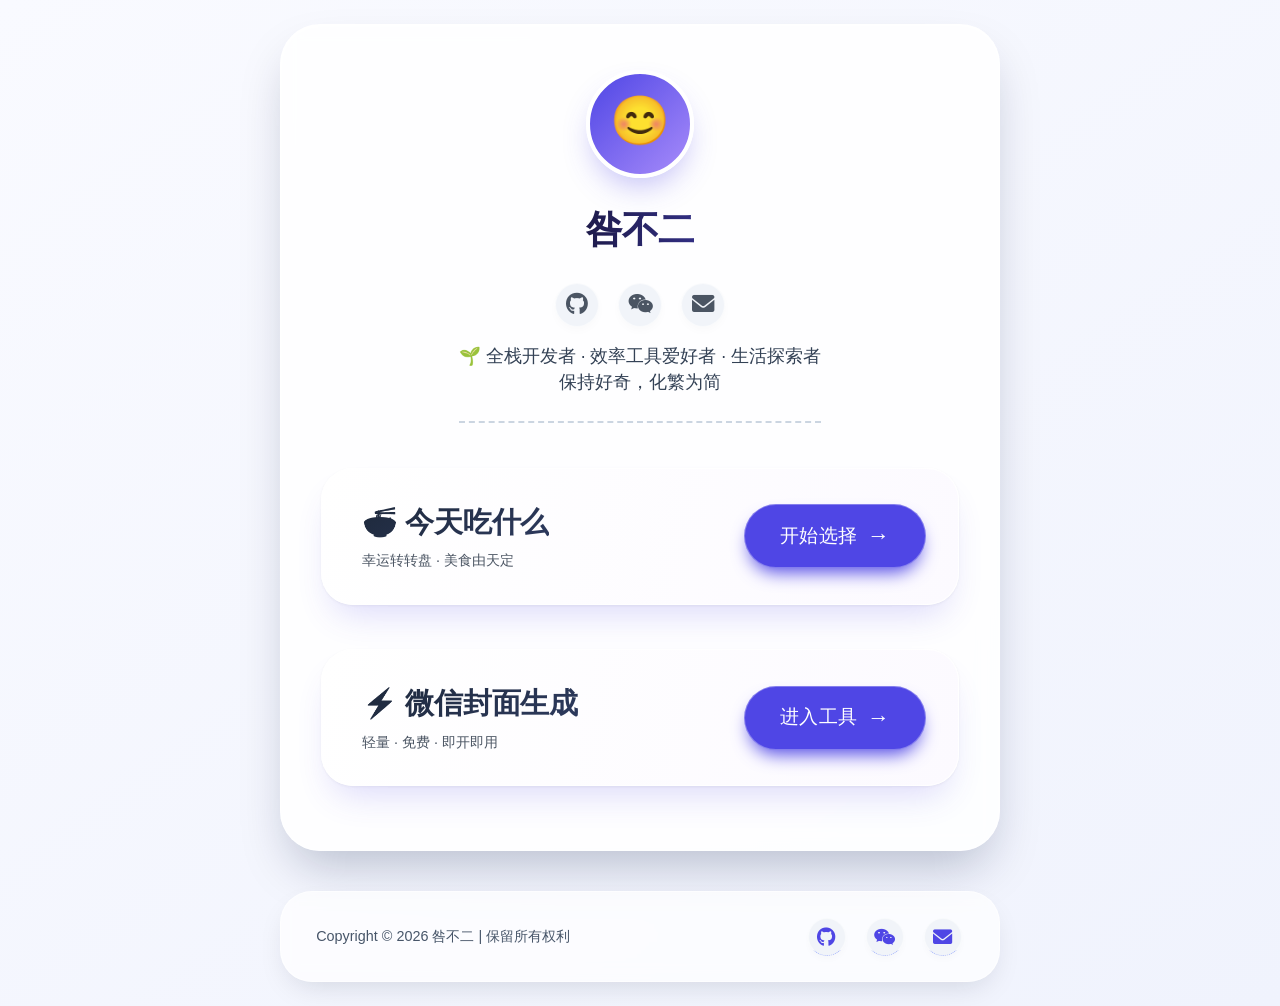
<file: index.html>
<!DOCTYPE html>
<html lang="en">
<head>
    <meta charset="UTF-8">
    <meta name="viewport" content="width=device-width, initial-scale=1.0">
    <title>咎不二 · 工具入口</title>
    <link rel="stylesheet" href="https://cdnjs.cloudflare.com/ajax/libs/font-awesome/6.0.0-beta3/css/all.min.css">
    <style>
        * {
            margin: 0;
            padding: 0;
            box-sizing: border-box;
        }

        body {
            background: linear-gradient(145deg, #f9faff 0%, #f0f3fd 100%);
            font-family: 'Inter', -apple-system, BlinkMacSystemFont, 'Segoe UI', Roboto, Helvetica, Arial, sans-serif;
            min-height: 100vh;
            display: flex;
            flex-direction: column; 
            align-items: center;
            justify-content: center;
            padding: 1.5rem;
            line-height: 1.5;
            color: #1e293b;
        }

        .home-card {
            max-width: 720px;       
            width: 100%;
            background: rgba(255, 255, 255, 0.8);
            backdrop-filter: blur(10px);
            -webkit-backdrop-filter: blur(10px);
            background: rgba(255, 255, 255, 0.85);
            border-radius: 2.5rem;
            box-shadow: 
                0 25px 50px -12px rgba(0, 20, 60, 0.25),
                inset 0 1px 2px rgba(255, 255, 255, 0.8);
            padding: 2.8rem 2.5rem 2rem 2.5rem; 
            border: 1px solid rgba(255,255,255,0.5);
            transition: all 0.2s ease;
            margin-bottom: 2rem;    
        }

        .profile {
            display: flex;
            flex-direction: column;
            align-items: center;
            text-align: center;
            margin-bottom: 2.5rem;
        }

        .avatar {
            width: 108px;
            height: 108px;
            background: linear-gradient(135deg, #4f46e5, #a78bfa);
            border-radius: 50%;
            display: flex;
            align-items: center;
            justify-content: center;
            color: white;
            font-size: 3rem;
            font-weight: 400;
            box-shadow: 0 15px 30px -8px rgba(79, 70, 229, 0.35);
            margin-bottom: 1.5rem;
            border: 4px solid white;
            transition: transform 0.25s;
        }

        .avatar:hover {
            transform: scale(1.02);
        }

        .avatar span {
            margin-top: -5px;
        }

        h1 {
            font-size: 2.3rem;
            font-weight: 600;
            letter-spacing: -0.02em;
            margin-bottom: 0.4rem;
            background: linear-gradient(to right, #1e1b4b, #312e81);
            -webkit-background-clip: text;
            background-clip: text;
            color: transparent;
        }

        .bio {
            font-size: 1.1rem;
            color: #334155;
            max-width: 450px;
            margin: 0.5rem auto 0;
            border-bottom: 2px dashed #cbd5e1;
            padding-bottom: 1.6rem;
        }

        .quick-links {
            display: flex;
            gap: 1.2rem;
            justify-content: center;
            margin: 1.2rem 0 0.5rem;
        }

        .quick-links a {
            color: #4b5563;
            background: #f1f4f9;
            width: 44px;
            height: 44px;
            border-radius: 30px;
            display: inline-flex;
            align-items: center;
            justify-content: center;
            font-size: 1.4rem;
            text-decoration: none;
            transition: all 0.2s;
            border: 1px solid rgba(255,255,255,0.6);
            box-shadow: 0 4px 8px rgba(0,0,0,0.02);
        }

        .quick-links a:hover {
            background: #e0e7ff;
            color: #4f46e5;
            transform: translateY(-3px);
            border-color: #c7d2fe;
        }

        .tool-entry {
            margin: 2.8rem 0 1.5rem;
            background: linear-gradient(105deg, #ffffff 0%, #fcfaff 100%);
            border-radius: 2rem;
            padding: 2rem 2rem 2rem 2.5rem;
            display: flex;
            flex-wrap: wrap;
            align-items: center;
            justify-content: space-between;
            gap: 1.8rem;
            box-shadow: 0 20px 35px -12px rgba(79, 70, 229, 0.2), 0 1px 3px rgba(0,0,0,0.05);
            border: 1px solid rgba(255,255,255,0.9);
            transition: all 0.3s;
        }

        .tool-entry:hover {
            box-shadow: 0 25px 40px -12px rgba(79, 70, 229, 0.3);
            border-color: #cbd5e1;
        }

        .tool-info h2 {
            font-size: 1.8rem;
            font-weight: 650;
            background: linear-gradient(145deg, #1e293b, #2d3a5e);
            -webkit-background-clip: text;
            background-clip: text;
            color: transparent;
            margin-bottom: 0.3rem;
            letter-spacing: -0.01em;
        }

        .tool-info p {
            color: #475569;
            font-size: 1rem;
            display: flex;
            align-items: center;
            gap: 6px;
            margin-top: 6px;
        }

        .tool-info p span {
            background: #e9eefa;
            padding: 4px 10px;
            border-radius: 30px;
            font-size: 0.8rem;
            font-weight: 500;
            color: #4f46e5;
        }

        .entry-button {
            background: #4f46e5;
            color: white;
            border: none;
            padding: 0.9rem 2.2rem;
            border-radius: 40px;
            font-size: 1.2rem;
            font-weight: 550;
            display: inline-flex;
            align-items: center;
            gap: 10px;
            box-shadow: 0 10px 18px -6px #4f46e5;
            cursor: pointer;
            transition: all 0.2s ease;
            text-decoration: none;
            border: 1px solid rgba(255,255,255,0.3);
            letter-spacing: 0.3px;
            white-space: nowrap;
        }

        .entry-button:hover {
            background: #6366f1;
            transform: scale(1.02) translateY(-2px);
            box-shadow: 0 18px 25px -8px #4f46e5;
        }

        .entry-button:active {
            transform: scale(0.98);
            background: #4338ca;
            box-shadow: 0 8px 15px -5px #1e1b4b;
        }

        .old-footer-note {
            display: flex;
            justify-content: space-between;
            align-items: center;
            margin-top: 2.2rem;
            color: #5f6c84;
            font-size: 0.9rem;
            border-top: 1px solid #e2e8f0;
            padding-top: 1.8rem;
            flex-wrap: wrap;
            gap: 1rem;
        }

        .footer {
            max-width: 720px;
            width: 100%;
            margin-top: 0.5rem;
            background: rgba(255, 255, 255, 0.7);
            backdrop-filter: blur(8px);
            -webkit-backdrop-filter: blur(8px);
            border-radius: 2rem;
            padding: 1.6rem 2.2rem;
            border: 1px solid rgba(255,255,255,0.6);
            box-shadow: 0 12px 30px -10px rgba(0, 20, 40, 0.15);
            color: #334155;
        }

        .footer-content {
            width: 100%;
        }

        .footer-bottom {
            display: flex;
            flex-wrap: wrap;
            align-items: center;
            justify-content: space-between;
            gap: 1.2rem 1.8rem;
            font-size: 0.9rem;
        }

        .footer-bottom p {
            margin: 0;
            color: #475569;
            white-space: nowrap;
        }

        .footer-bottom a {
            color: #4f46e5;
            text-decoration: none;
            border-bottom: 1px dotted #a5b4fc;
            transition: color 0.2s, border-bottom 0.2s;
            margin: 0 2px;
        }

        .footer-bottom a:hover {
            color: #2d2ba3;
            border-bottom: 1px solid #4f46e5;
        }

        .footer-bottom .beian-links {
            display: flex;
            flex-wrap: wrap;
            align-items: center;
            gap: 6px 8px;
            color: #94a3b8;
        }

        .beian-links img {
            vertical-align: middle;
            margin-right: 4px;
            width: 18px;    
            height: 20px;
            object-fit: contain;
            display: inline-block;
            filter: drop-shadow(0 2px 2px rgba(0,0,0,0.05));
        }

        .social-links {
            display: flex;
            gap: 1rem;
            align-items: center;
        }

        .social-link {
            color: #5f6c84;
            background: #f1f4f9;
            width: 38px;
            height: 38px;
            border-radius: 50%;
            display: inline-flex;
            align-items: center;
            justify-content: center;
            font-size: 1.2rem;
            transition: all 0.2s;
            border: 1px solid rgba(255,255,255,0.5);
            box-shadow: 0 4px 6px rgba(0,0,0,0.02);
            text-decoration: none;
        }

        .social-link:hover {
            background: #e0e7ff;
            color: #4f46e5;
            transform: translateY(-3px);
            border-color: #c7d2fe;
        }

        @media (max-width: 650px) {
            .footer-bottom {
                flex-direction: column;
                align-items: flex-start;
            }
            .social-links {
                align-self: flex-end;
                margin-top: 0.2rem;
            }
            .home-card {
                padding: 2rem 1.5rem;
            }
        }

        @media (max-width: 550px) {
            .tool-entry {
                flex-direction: column;
                align-items: flex-start;
                padding: 1.8rem;
            }
            .entry-button {
                width: 100%;
                justify-content: center;
                padding: 0.9rem 1rem;
            }
            h1 {
                font-size: 2rem;
            }
            .avatar {
                width: 90px;
                height: 90px;
                font-size: 2.5rem;
            }
            .footer-bottom .beian-links {
                flex-direction: column;
                align-items: flex-start;
                gap: 8px;
            }
            .footer-bottom p {
                white-space: normal;
            }
        }
    </style>
</head>
<body>
    <div class="home-card">
        <div class="profile">
            <div class="avatar">
                <span>😊</span>
            </div>
            <h1>咎不二</h1>
            <div class="quick-links">
                <a href="https://github.com/JiuBuer" aria-label="GitHub"><i class="fab fa-github"></i></a>
                <a href="contact.html" aria-label="微信"> <i class="fab fa-weixin"></i></a>
                <a href="contact.html" aria-label="邮箱"> <i class="fas fa-envelope"></i></a>
            </div>
            <div class="bio">
                🌱 全栈开发者 · 效率工具爱好者 · 生活探索者<br> 保持好奇，化繁为简
            </div>
        </div>
        <div class="tool-entry">
            <div class="tool-info">
                <h2>🍜 今天吃什么</h2>
                <p style="font-size: 0.9rem; color: #4b5563;">幸运转转盘 · 美食由天定</p>
            </div>
            <a href="food.html" class="entry-button">
                开始选择 <span style="font-size: 1.4rem;">→</span>
            </a>            
        </div>  
        <div class="tool-entry">
            <div class="tool-info">
                <h2>⚡ 微信封面生成</h2>
                <p style="font-size: 0.9rem; color: #4b5563;">轻量 · 免费 · 即开即用</p>
            </div>
            <a href="covertool.html" class="entry-button">
                进入工具 <span style="font-size: 1.4rem;">→</span>
            </a>            
        </div>          
        <div style="height: 0.5rem;"></div> 
    </div>

    <footer class="footer">
        <div class="footer-content">
            <div class="footer-bottom">
                <p>Copyright © 2026 咎不二 | 保留所有权利</p>
                <div class="social-links">
                    <a href="https://github.com/JiuBuer" target="_blank" rel="nofollow" class="social-link">
                        <i class="fab fa-github"></i>
                    </a>
                    <a href="contact.html" class="social-link">
                        <i class="fab fa-weixin"></i>
                    </a>
                    <a href="contact.html" class="social-link">
                        <i class="fas fa-envelope"></i>
                    </a>
                </div>
            </div>
        </div>
    </footer>
</body>
</html>
</file>
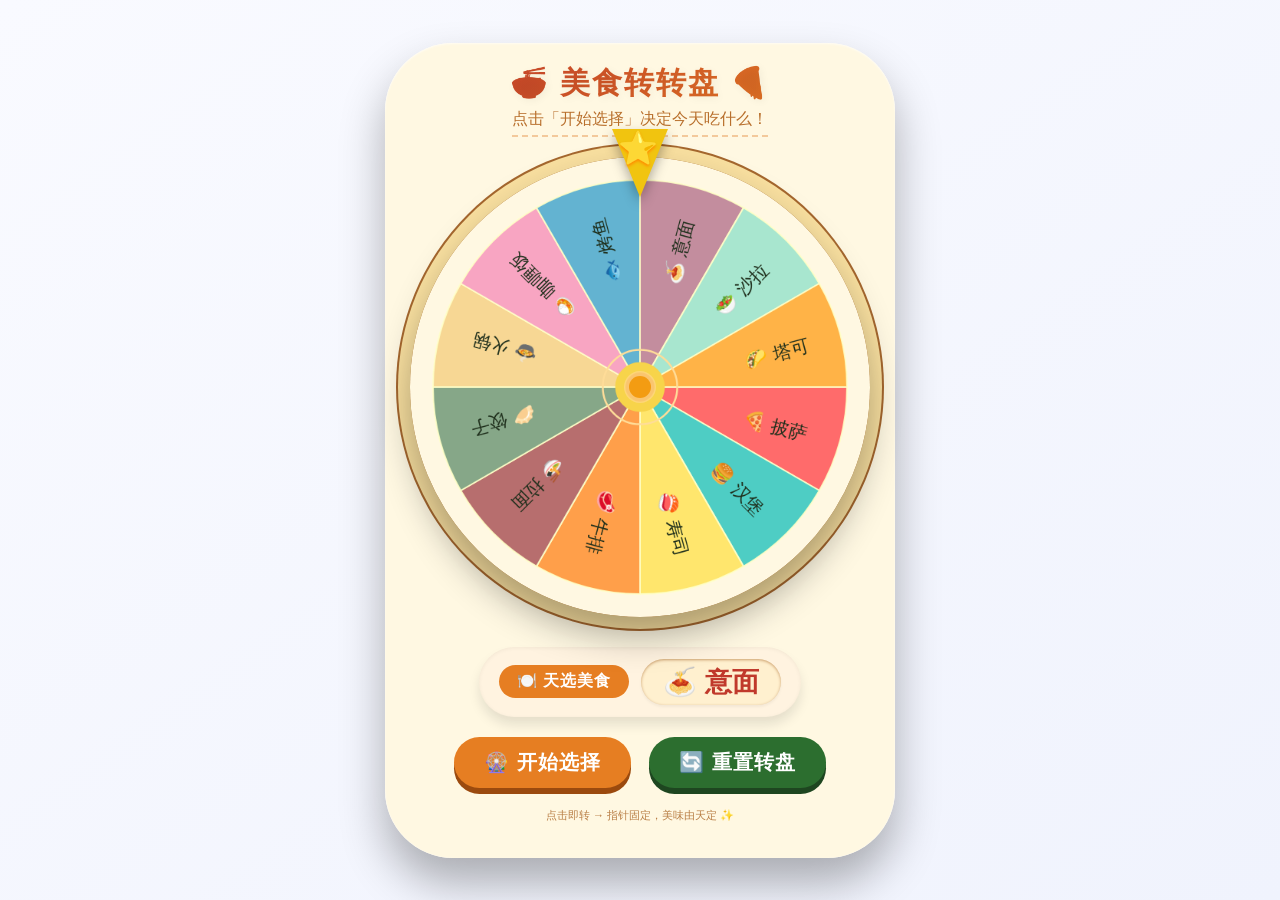
<file: food.html>
<!DOCTYPE html>
<html lang="zh-CN">
<head>
    <meta charset="UTF-8">
    <meta name="viewport" content="width=device-width, initial-scale=1.0, user-scalable=no">
    <title>美食幸运大转盘 | 今天吃什么</title>
    <style>
        * {
            margin: 0;
            padding: 0;
            box-sizing: border-box;
            user-select: none; 
        }

        body {
            background: linear-gradient(145deg, #f9faff 0%, #f0f3fd 100%);
            min-height: 100vh;
            display: flex;
            justify-content: center;
            align-items: center;
            font-family: 'Segoe UI', 'Poppins', 'Roboto', 'Helvetica Neue', sans-serif;
            padding: 20px;
        }

        /* 主卡片容器 */
        .container {
            background: rgba(255, 248, 225, 0.95);
            border-radius: 68px;
            box-shadow: 0 25px 45px rgba(0, 0, 0, 0.3), inset 0 1px 2px rgba(255, 255, 255, 0.6);
            padding: 20px 25px 35px 25px;
            text-align: center;
            backdrop-filter: blur(2px);
            transition: all 0.2s ease;
        }

        h1 {
            font-size: 1.9rem;
            font-weight: 800;
            background: linear-gradient(135deg, #c0392b, #e67e22);
            background-clip: text;
            -webkit-background-clip: text;
            color: transparent;
            margin-bottom: 5px;
            letter-spacing: 2px;
            text-shadow: 2px 2px 8px rgba(0,0,0,0.05);
        }

        .sub {
            color: #b86f2c;
            font-weight: 500;
            margin-bottom: 20px;
            border-bottom: 2px dashed #f3c99b;
            display: inline-block;
            padding-bottom: 5px;
        }

        /* 转盘外层 */
        .wheel-wrapper {
            position: relative;
            width: min(78vw, 78vh, 460px);
            height: min(78vw, 78vh, 460px);
            margin: 0 auto 25px auto;
            cursor: pointer;
        }

        canvas {
            position: absolute;
            top: 0;
            left: 0;
            width: 100% !important;
            height: 100% !important;
            border-radius: 50%;
            box-shadow: 0 20px 35px rgba(0, 0, 0, 0.3), 0 0 0 12px #f9e0a0, 0 0 0 14px #a5672e;
            transition: box-shadow 0.2s;
        }

        /* 指针样式 (固定在转盘上方) */
        .pointer {
            position: absolute;
            top: -28px;
            left: 50%;
            transform: translateX(-50%);
            width: 0;
            height: 0;
            border-left: 28px solid transparent;
            border-right: 28px solid transparent;
            border-top: 68px solid #f1c40f;
            filter: drop-shadow(0 6px 6px rgba(0, 0, 0, 0.3));
            z-index: 15;
        }
        .pointer::after {
            content: "⭐";
            position: absolute;
            font-size: 32px;
            top: -68px;
            left: -22px;
            color: #ffdd77;
            text-shadow: 0 2px 3px darkorange;
        }

        /* 中心小圆点装饰 */
        .center-point {
            position: absolute;
            top: 50%;
            left: 50%;
            width: 22px;
            height: 22px;
            background: #f39c12;
            border-radius: 50%;
            transform: translate(-50%, -50%);
            z-index: 20;
            box-shadow: 0 0 0 5px rgba(255,215,130,0.8);
            pointer-events: none;
        }

        /* 结果面板 */
        .result-panel {
            background: #fff3e0;
            padding: 12px 20px;
            border-radius: 60px;
            margin: 5px 0 20px;
            display: inline-flex;
            align-items: center;
            gap: 12px;
            flex-wrap: wrap;
            justify-content: center;
            box-shadow: inset 0 1px 4px rgba(0,0,0,0.05), 0 8px 12px rgba(0,0,0,0.1);
        }

        .result-label {
            font-weight: 700;
            background: #e67e22;
            padding: 6px 18px;
            border-radius: 40px;
            color: white;
            letter-spacing: 1px;
        }

        .result-food {
            font-size: 1.7rem;
            font-weight: 800;
            color: #c0392b;
            background: #fff0cf;
            padding: 5px 22px;
            border-radius: 48px;
            min-width: 140px;
            display: inline-block;
            box-shadow: inset 0 1px 3px #cb9e6b, 0 2px 3px rgba(0,0,0,0.05);
        }

        /* 按钮组 */
        .btn-group {
            display: flex;
            gap: 18px;
            justify-content: center;
            flex-wrap: wrap;
        }

        button {
            background: #f39c12;
            border: none;
            font-size: 1.25rem;
            font-weight: bold;
            padding: 12px 30px;
            border-radius: 48px;
            color: #2c2c2c;
            cursor: pointer;
            transition: 0.2s;
            box-shadow: 0 6px 0 #b45f1b;
            font-family: inherit;
            letter-spacing: 1px;
        }

        button:active {
            transform: translateY(3px);
            box-shadow: 0 3px 0 #b45f1b;
        }

        .spin-btn {
            background: #e67e22;
            color: white;
            box-shadow: 0 6px 0 #9b4a0e;
        }

        .reset-btn {
            background: #2c6e2f;
            color: white;
            box-shadow: 0 6px 0 #1e4620;
        }

        button:disabled {
            opacity: 0.6;
            transform: translateY(0);
            cursor: not-allowed;
            filter: grayscale(0.1);
        }

        footer {
            margin-top: 20px;
            font-size: 0.7rem;
            color: #b97f46;
        }

        @media (max-width: 550px) {
            .container {
                padding: 16px 18px 28px;
            }
            .result-food {
                font-size: 1.3rem;
                min-width: 110px;
            }
            button {
                padding: 8px 18px;
                font-size: 1rem;
            }
            .pointer {
                border-left: 22px solid transparent;
                border-right: 22px solid transparent;
                border-top: 56px solid #f1c40f;
                top: -24px;
            }
            .pointer::after {
                font-size: 24px;
                top: -56px;
                left: -14px;
            }
        }
    </style>
</head>
<body>
<div class="container">
    <h1>🍜 美食转转盘 🍕</h1>
    <div class="sub">点击「开始选择」决定今天吃什么！</div>

    <div class="wheel-wrapper">
        <canvas id="wheelCanvas" width="600" height="600"></canvas>
        <div class="pointer"></div>
        <div class="center-point"></div>
    </div>

    <div class="result-panel">
        <span class="result-label">🍽️ 天选美食</span>
        <span class="result-food" id="foodResult">✨ 未选择 ✨</span>
    </div>

    <div class="btn-group">
        <button class="spin-btn" id="spinBtn">🎡 开始选择</button>
        <button class="reset-btn" id="resetBtn">🔄 重置转盘</button>
    </div>
    <footer>点击即转 → 指针固定，美味由天定 ✨</footer>
</div>

<script>
    (function(){
        const FOODS = [
            "🍕 披萨", "🍔 汉堡", "🍣 寿司", "🥩 牛排", 
            "🍜 拉面", "🥟 饺子", "🍲 火锅", "🍛 咖喱饭",
            "🐟 烤鱼", "🍝 意面", "🥗 沙拉", "🌮 塔可"
        ];
        const SEG_COUNT = FOODS.length;         
        const ANGLE_PER_SEG = (Math.PI * 2) / SEG_COUNT;   
        
        let canvas = document.getElementById('wheelCanvas');
        let ctx = canvas.getContext('2d');
        
        let currentRotate = 0;      
        let spinning = false;
        let animFrame = null;
        let spinStartTime = 0;
        let spinDuration = 1800;        
        let spinStartRotate = 0;
        let spinTargetRotate = 0;
        let finalSelectedIndex = -1;
        
        const spinBtn = document.getElementById('spinBtn');
        const resetBtn = document.getElementById('resetBtn');
        const foodResultSpan = document.getElementById('foodResult');
        
        const colorPalette = [
            "#FF6B6B", "#4ECDC4", "#FFE66D", "#FF9F4A", 
            "#B76E6E", "#86A788", "#F7D794", "#F8A5C2",
            "#63B3D1", "#C38D9E", "#A8E6CF", "#FFB347"
        ];
        
        function drawWheel() {
            if (!ctx) return;
            const w = canvas.width;
            const h = canvas.height;
            const centerX = w / 2;
            const centerY = h / 2;
            const radius = w * 0.45;   
            ctx.clearRect(0, 0, w, h);
            
            for (let i = 0; i < SEG_COUNT; i++) {
                const start = i * ANGLE_PER_SEG + currentRotate;
                const end = start + ANGLE_PER_SEG;

                ctx.beginPath();
                ctx.moveTo(centerX, centerY);
                ctx.arc(centerX, centerY, radius, start, end);
                ctx.closePath();
                ctx.fillStyle = colorPalette[i % colorPalette.length];
                ctx.fill();
                ctx.save();
                ctx.shadowBlur = 0;
                ctx.strokeStyle = "rgba(255,255,200,0.9)";
                ctx.lineWidth = 2;
                ctx.stroke();
                
                ctx.save();
                ctx.translate(centerX, centerY);
                ctx.rotate(start + ANGLE_PER_SEG / 2);
                ctx.textAlign = "center";
                ctx.textBaseline = "middle";
                const textRadius = radius * 0.68;
                const fontSize = Math.max(12, Math.min(24, radius * 0.12));
                ctx.font = `${fontSize}px "Segoe UI", "Poppins", system-ui`;
                ctx.fillStyle = "#1f2f1c";
                ctx.shadowBlur = 0;
                ctx.shadowColor = "rgba(255,255,200,0.5)";
                const foodLabel = FOODS[i];

                ctx.fillText(foodLabel, textRadius, 6);
                ctx.restore();
            }
            
            ctx.beginPath();
            ctx.arc(centerX, centerY, radius * 0.12, 0, 2 * Math.PI);
            ctx.fillStyle = "#f7d44a";
            ctx.shadowBlur = 6;
            ctx.fill();
            ctx.beginPath();
            ctx.arc(centerX, centerY, radius * 0.07, 0, 2 * Math.PI);
            ctx.fillStyle = "#e67e22";
            ctx.fill();
            ctx.shadowBlur = 0;
            
            ctx.beginPath();
            ctx.arc(centerX, centerY, radius * 0.18, 0, 2 * Math.PI);
            ctx.strokeStyle = "#ffdd99";
            ctx.lineWidth = 2.5;
            ctx.stroke();
        }
        
        function getCurrentSelectedFoodIndex() {
            const pointerAngle = -Math.PI / 2; 
            let targetAngle = pointerAngle;
            let normPointer = (targetAngle % (2 * Math.PI) + 2 * Math.PI) % (2 * Math.PI);
            
            for (let i = 0; i < SEG_COUNT; i++) {
                let start = i * ANGLE_PER_SEG + currentRotate;
                let end = start + ANGLE_PER_SEG;
                let normStart = (start % (2 * Math.PI) + 2 * Math.PI) % (2 * Math.PI);
                let normEnd = (end % (2 * Math.PI) + 2 * Math.PI) % (2 * Math.PI);
                let contains = false;
                if (normStart < normEnd) {
                    contains = (normPointer >= normStart && normPointer < normEnd);
                } else {
                    contains = (normPointer >= normStart || normPointer < normEnd);
                }
                if (contains) {
                    return i;
                }
            }
            return 0;
        }
        
        function updateResultByRotate() {
            const idx = getCurrentSelectedFoodIndex();
            finalSelectedIndex = idx;
            foodResultSpan.innerHTML = FOODS[idx];
            return idx;
        }
        
        function easeOutCubic(t) {
            return 1 - Math.pow(1 - t, 3);
        }
        
        function startSpin() {
            if (spinning) return;
            
            const targetFoodIdx = Math.floor(Math.random() * SEG_COUNT);            
            const pointerRaw = -Math.PI / 2;
            let targetCenterRaw = targetFoodIdx * ANGLE_PER_SEG + ANGLE_PER_SEG / 2;
            let desiredFinalRotate = pointerRaw - targetCenterRaw;
            desiredFinalRotate = ((desiredFinalRotate % (2 * Math.PI)) + 2 * Math.PI) % (2 * Math.PI);
            
            const extraRounds = 8 + Math.floor(Math.random() * 8);  // 8~15 圈
            const extraAngle = extraRounds * 2 * Math.PI;
            let targetRotateRaw = desiredFinalRotate;
            let delta = targetRotateRaw - currentRotate;
            let totalDelta = delta + extraAngle;
            
            spinStartRotate = currentRotate;
            spinTargetRotate = currentRotate + totalDelta;
            spinStartTime = performance.now();
            spinning = true;
            spinBtn.disabled = true;
            resetBtn.disabled = true;
            
            finalSelectedIndex = targetFoodIdx;
            
            function animateSpin(now) {
                const elapsed = now - spinStartTime;
                let t = Math.min(1, elapsed / spinDuration);
                const easeT = easeOutCubic(t);
                const newRotate = spinStartRotate + (spinTargetRotate - spinStartRotate) * easeT;
                currentRotate = newRotate;
                drawWheel();
                
                if (t < 1) {
                    animFrame = requestAnimationFrame(animateSpin);
                } else {
                    currentRotate = spinTargetRotate;
                    currentRotate = ((currentRotate % (2 * Math.PI)) + 2 * Math.PI) % (2 * Math.PI);
                    drawWheel();
                    const finalIdx = getCurrentSelectedFoodIndex();
                    finalSelectedIndex = finalIdx;
                    foodResultSpan.innerHTML = FOODS[finalIdx];
                    spinning = false;
                    spinBtn.disabled = false;
                    resetBtn.disabled = false;
                    cancelAnimationFrame(animFrame);
                    animFrame = null;
                }
            }
            
            if (animFrame) cancelAnimationFrame(animFrame);
            animFrame = requestAnimationFrame(animateSpin);
        }
        
        function resetWheel() {
            if (spinning) return;
            currentRotate = 0;
            drawWheel();
            const idx = getCurrentSelectedFoodIndex();
            finalSelectedIndex = idx;
            foodResultSpan.innerHTML = FOODS[idx];
            spinBtn.disabled = false;
            resetBtn.disabled = false;
        }
        
        function onCanvasClick(e) {
            if (!spinning) {
                startSpin();
            }
        }
        
        function init() {
            const size = Math.min(window.innerWidth * 0.78, window.innerHeight * 0.78, 460);
            canvas.width = 600;
            canvas.height = 600;
            canvas.style.width = `${size}px`;
            canvas.style.height = `${size}px`;
            drawWheel();
            updateResultByRotate();
            
            spinBtn.addEventListener('click', startSpin);
            resetBtn.addEventListener('click', resetWheel);
            canvas.addEventListener('click', onCanvasClick);
            
            window.addEventListener('resize', () => {
                const newSize = Math.min(window.innerWidth * 0.78, window.innerHeight * 0.78, 460);
                canvas.style.width = `${newSize}px`;
                canvas.style.height = `${newSize}px`;
                drawWheel();
            });
        }
        
        init();
    })();
</script>
</body>
</html>
</file>
